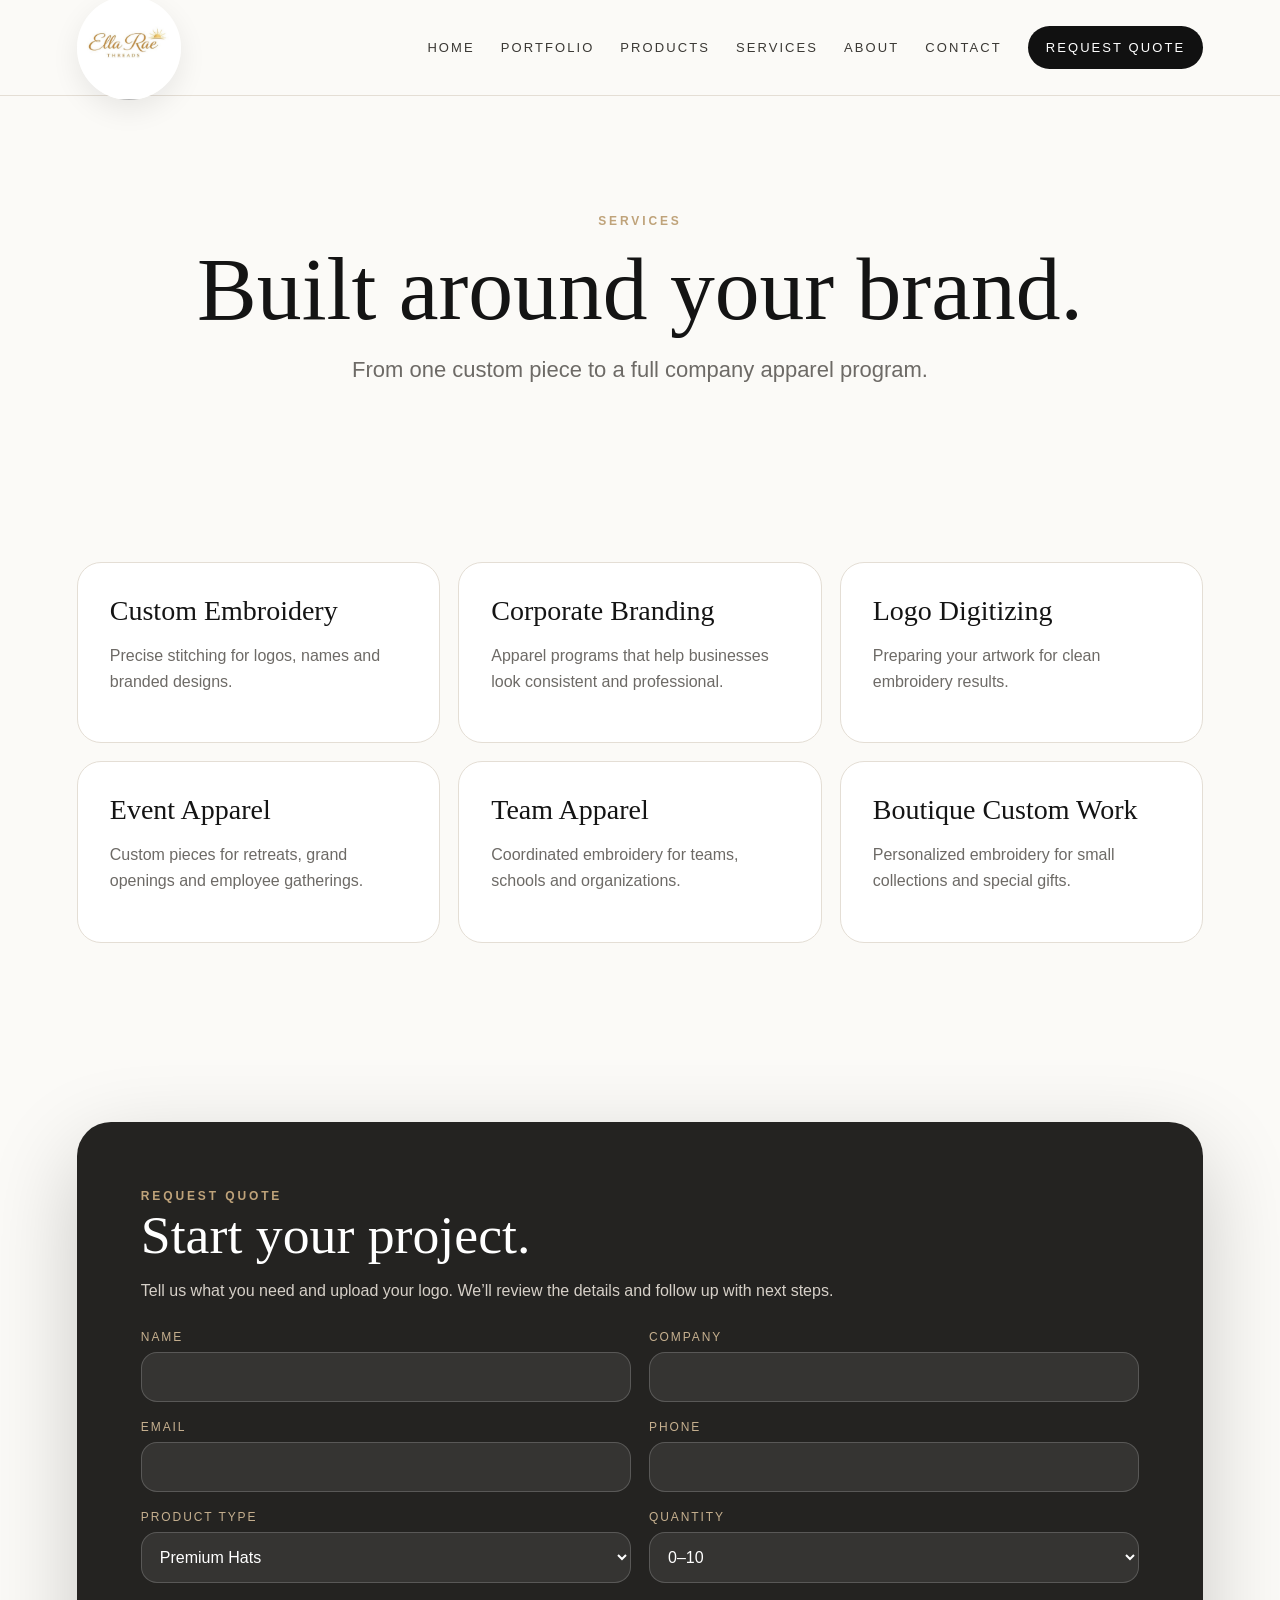
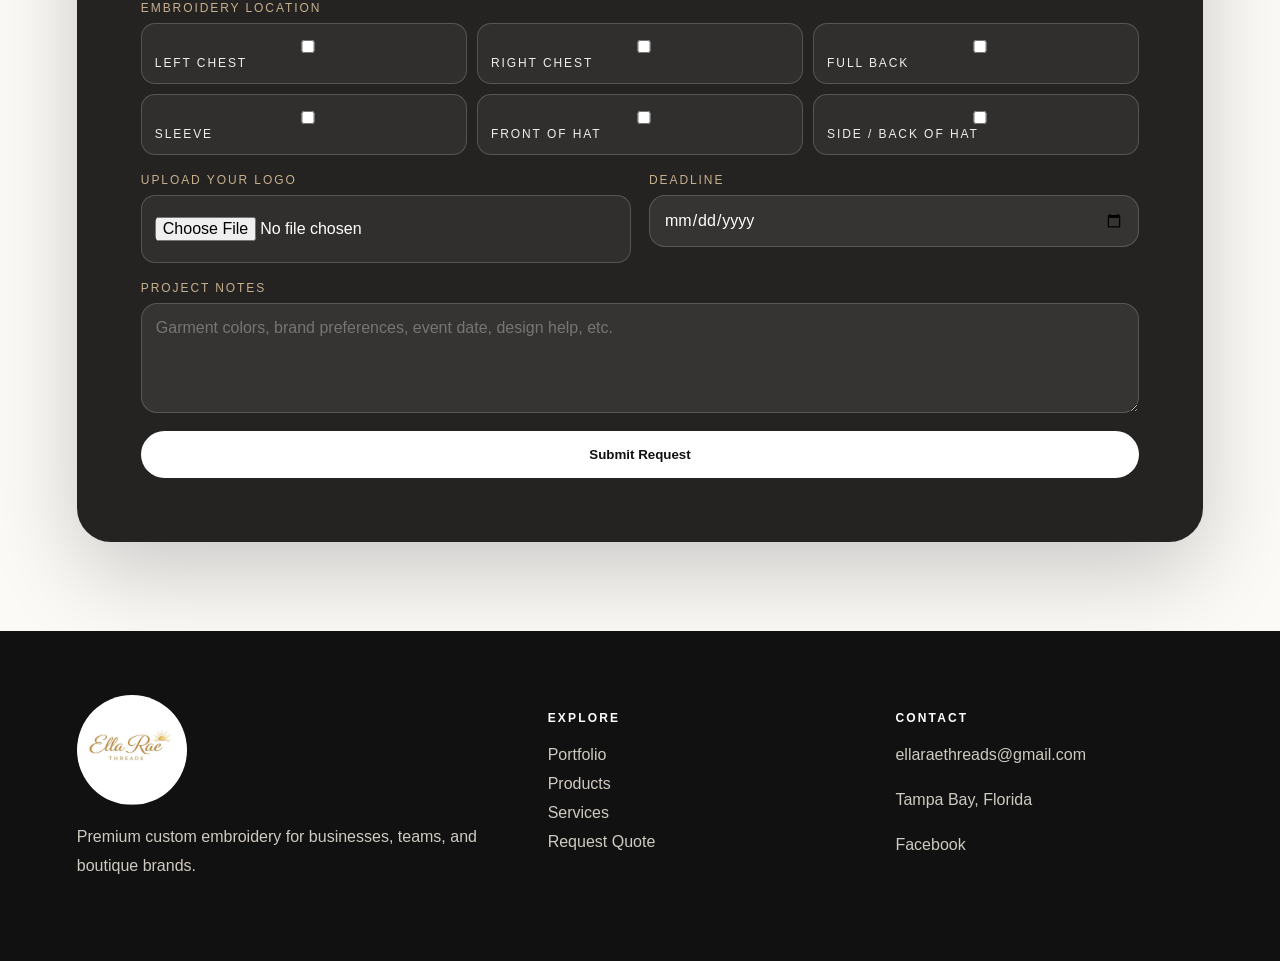
<file: services.html>
<!doctype html><html lang="en"><head><meta charset="utf-8"><meta name="viewport" content="width=device-width, initial-scale=1"><title>Services | Ella Rae Threads</title><meta name="description" content="Premium custom embroidery for businesses, teams and boutique brands in Tampa Bay."><link rel="stylesheet" href="assets/style.css"></head><body><header class="site-header"><a class="brand" href="index.html" aria-label="Ella Rae Threads home"><img src="assets/logo.jpg" alt="Ella Rae Threads logo"></a><button class="menu-toggle" aria-label="Open menu">☰</button><nav class="nav"><a href="index.html">Home</a><a href="portfolio.html">Portfolio</a><a href="products.html">Products</a><a href="services.html">Services</a><a href="about.html">About</a><a href="contact.html">Contact</a><a class="quote-link" href="quote.html">Request Quote</a></nav></header><main><section class="page-hero"><span class="eyebrow">Services</span><h1>Built around your brand.</h1><p>From one custom piece to a full company apparel program.</p></section><section class="section"><div class="cards"><div class="card"><h3>Custom Embroidery</h3><p>Precise stitching for logos, names and branded designs.</p></div><div class="card"><h3>Corporate Branding</h3><p>Apparel programs that help businesses look consistent and professional.</p></div><div class="card"><h3>Logo Digitizing</h3><p>Preparing your artwork for clean embroidery results.</p></div><div class="card"><h3>Event Apparel</h3><p>Custom pieces for retreats, grand openings and employee gatherings.</p></div><div class="card"><h3>Team Apparel</h3><p>Coordinated embroidery for teams, schools and organizations.</p></div><div class="card"><h3>Boutique Custom Work</h3><p>Personalized embroidery for small collections and special gifts.</p></div></div></section><section class="section"><div class="quote-panel"><span class="eyebrow">Request Quote</span><h2>Start your project.</h2><p>Tell us what you need and upload your logo. We’ll review the details and follow up with next steps.</p><form class="form-grid" action="mailto:ellaraethreads@gmail.com" method="post" enctype="text/plain"><div class="field"><label>Name</label><input name="name" required></div><div class="field"><label>Company</label><input name="company"></div><div class="field"><label>Email</label><input type="email" name="email" required></div><div class="field"><label>Phone</label><input name="phone"></div><div class="field"><label>Product Type</label><select name="product"><option>Premium Hats</option><option>Polos / Shirts</option><option>Jackets / Quarter Zips</option><option>Uniform Program</option><option>Team Apparel</option><option>Boutique / Gifts</option></select></div><div class="field"><label>Quantity</label><select name="quantity"><option>0–10</option><option>11–25</option><option>26–50</option><option>51–100</option><option>101–250</option><option>250+</option></select></div><div class="field full"><label>Embroidery Location</label><div class="check-grid"><label><input type="checkbox" name="location" value="Left Chest"> Left Chest</label><label><input type="checkbox" name="location" value="Right Chest"> Right Chest</label><label><input type="checkbox" name="location" value="Full Back"> Full Back</label><label><input type="checkbox" name="location" value="Sleeve"> Sleeve</label><label><input type="checkbox" name="location" value="Front of Hat"> Front of Hat</label><label><input type="checkbox" name="location" value="Side/Back of Hat"> Side / Back of Hat</label></div></div><div class="field"><label>Upload Your Logo</label><div class="upload"><input type="file" name="logo" accept="image/*,.pdf,.ai,.eps,.svg"></div></div><div class="field"><label>Deadline</label><input type="date" name="deadline"></div><div class="field full"><label>Project Notes</label><textarea name="notes" placeholder="Garment colors, brand preferences, event date, design help, etc."></textarea></div><div class="field full"><button class="submit" type="submit">Submit Request</button></div></form></div></section></main><footer class="footer"><div><img src="assets/logo.jpg" alt="Ella Rae Threads logo" class="footer-logo"><p>Premium custom embroidery for businesses, teams, and boutique brands.</p></div><div><h4>Explore</h4><a href="portfolio.html">Portfolio</a><a href="products.html">Products</a><a href="services.html">Services</a><a href="quote.html">Request Quote</a></div><div><h4>Contact</h4><a href="mailto:ellaraethreads@gmail.com">ellaraethreads@gmail.com</a><p>Tampa Bay, Florida</p><a href="https://www.facebook.com/share/18rKJjrLxv/?mibextid=wwXIfr">Facebook</a></div></footer><script src="assets/site.js"></script></body></html>
</file>
<file: assets/style.css>
:root{--ink:#141414;--muted:#6d6a66;--paper:#fbfaf7;--soft:#f1eee9;--line:#e4ded5;--champagne:#bfa37a;--charcoal:#242321}*{box-sizing:border-box}body{margin:0;font-family:Inter,Arial,sans-serif;background:var(--paper);color:var(--ink)}a{color:inherit;text-decoration:none}img{max-width:100%;display:block}.site-header{position:sticky;top:0;z-index:20;height:96px;background:rgba(251,250,247,.94);backdrop-filter:blur(12px);border-bottom:1px solid var(--line);display:flex;align-items:center;justify-content:space-between;padding:0 6vw}.brand img{width:118px;height:118px;object-fit:cover;border-radius:50%;border:none;box-shadow:0 10px 28px rgba(0,0,0,.08)}.nav{display:flex;align-items:center;gap:26px;font-size:13px;text-transform:uppercase;letter-spacing:.16em}.nav a{color:#3b3935}.nav a:hover{color:var(--champagne)}.quote-link{background:var(--ink);color:#fff!important;padding:14px 18px;border-radius:999px}.menu-toggle{display:none;background:none;border:0;font-size:28px}.hero{min-height:82vh;display:grid;grid-template-columns:1.05fr .95fr;align-items:center;gap:5vw;padding:8vw 6vw 6vw}.eyebrow{font-size:12px;letter-spacing:.24em;text-transform:uppercase;color:var(--champagne);font-weight:700}.hero h1,.page-hero h1{font-family:Georgia,'Times New Roman',serif;font-size:clamp(46px,7vw,92px);line-height:.93;margin:18px 0;color:var(--ink);font-weight:400}.hero p,.page-hero p{font-size:clamp(17px,2vw,22px);line-height:1.55;color:var(--muted);max-width:650px}.hero-img{border-radius:32px;overflow:hidden;box-shadow:0 30px 80px rgba(0,0,0,.16);aspect-ratio:4/5}.hero-img img{width:100%;height:100%;object-fit:cover}.actions{display:flex;gap:14px;margin-top:34px;flex-wrap:wrap}.btn{display:inline-flex;align-items:center;justify-content:center;border-radius:999px;padding:15px 23px;font-weight:700;letter-spacing:.04em}.btn-dark{background:var(--ink);color:#fff}.btn-light{border:1px solid var(--line);background:#fff}.section{padding:7vw 6vw}.section.alt{background:#fff}.section-head{display:flex;justify-content:space-between;align-items:end;gap:30px;margin-bottom:36px}.section h2{font-family:Georgia,'Times New Roman',serif;font-size:clamp(34px,4.2vw,58px);font-weight:400;margin:0}.section-head p{max-width:520px;color:var(--muted);line-height:1.6}.collections{display:grid;grid-template-columns:repeat(4,1fr);gap:18px}.collection-card{position:relative;min-height:420px;border-radius:26px;overflow:hidden;background:#ddd;box-shadow:0 18px 50px rgba(0,0,0,.08)}.collection-card img{width:100%;height:100%;object-fit:cover;position:absolute;inset:0}.collection-card:after{content:"";position:absolute;inset:0;background:linear-gradient(to top,rgba(0,0,0,.62),rgba(0,0,0,.05))}.collection-card div{position:absolute;z-index:2;left:24px;right:24px;bottom:24px;color:#fff}.collection-card h3{font-family:Georgia,'Times New Roman',serif;font-size:28px;margin:0 0 8px;font-weight:400}.collection-card p{margin:0;color:rgba(255,255,255,.8);line-height:1.45}.portfolio-grid{display:grid;grid-template-columns:repeat(12,1fr);gap:18px}.work{grid-column:span 3;background:#fff;border-radius:24px;overflow:hidden;border:1px solid var(--line)}.work.large{grid-column:span 6;grid-row:span 2}.work img{width:100%;height:310px;object-fit:cover;transition:.45s}.work.large img{height:640px}.work:hover img{transform:scale(1.04)}.work-caption{padding:18px}.work-caption strong{display:block;font-family:Georgia,'Times New Roman',serif;font-size:22px;font-weight:400}.work-caption span{display:block;margin-top:6px;color:var(--muted);font-size:14px}.split{display:grid;grid-template-columns:1fr 1fr;gap:5vw;align-items:center}.split-img{border-radius:30px;overflow:hidden;box-shadow:0 20px 70px rgba(0,0,0,.12)}.minimal-list{display:grid;gap:26px;margin-top:36px}.minimal-list div{border-top:1px solid var(--line);padding-top:22px}.minimal-list h3{font-family:Georgia,'Times New Roman',serif;font-size:30px;font-weight:400;margin:0 0 6px}.minimal-list p{color:var(--muted);line-height:1.55;margin:0}.brand-strip{display:flex;gap:30px;flex-wrap:wrap;justify-content:center;border-top:1px solid var(--line);border-bottom:1px solid var(--line);padding:30px 0;color:#777;text-transform:uppercase;letter-spacing:.14em;font-size:12px}.quote-panel{background:var(--charcoal);color:#fff;border-radius:34px;padding:5vw;box-shadow:0 30px 90px rgba(0,0,0,.2)}.quote-panel h2{color:#fff}.quote-panel p{color:#d6d0c8}.form-grid{display:grid;grid-template-columns:1fr 1fr;gap:18px;margin-top:30px}.field{display:flex;flex-direction:column;gap:8px}.field.full{grid-column:1/-1}.field label{font-size:12px;text-transform:uppercase;letter-spacing:.16em;color:#c6b08f}input,select,textarea{width:100%;border:1px solid rgba(255,255,255,.18);background:rgba(255,255,255,.08);color:#fff;border-radius:16px;padding:15px 14px;font:inherit}select option{color:#111}textarea{min-height:110px}.check-grid{display:grid;grid-template-columns:repeat(3,1fr);gap:10px}.check-grid label,.upload{border:1px solid rgba(255,255,255,.18);border-radius:14px;padding:13px;background:rgba(255,255,255,.06);color:#eee}.upload input{border:0;background:transparent;padding:8px 0;color:#fff}.submit{border:0;background:#fff;color:#111;border-radius:999px;padding:16px 26px;font-weight:800;cursor:pointer}.page-hero{padding:9vw 6vw 5vw;text-align:center}.page-hero p{margin-left:auto;margin-right:auto}.cards{display:grid;grid-template-columns:repeat(3,1fr);gap:18px}.card{background:#fff;border:1px solid var(--line);border-radius:24px;padding:32px}.card h3{font-family:Georgia,'Times New Roman',serif;font-size:28px;font-weight:400;margin:0 0 10px}.card p{color:var(--muted);line-height:1.6}.footer{background:#111;color:#fff;display:grid;grid-template-columns:1.4fr 1fr 1fr;gap:40px;padding:5vw 6vw}.footer-logo{width:110px;height:110px;border-radius:50%;object-fit:cover;background:white;margin-bottom:18px}.footer p,.footer a{display:block;color:#cfcac2;line-height:1.8}.footer h4{color:#fff;text-transform:uppercase;letter-spacing:.18em;font-size:12px}.lightbox{position:fixed;inset:0;background:rgba(0,0,0,.9);z-index:99;display:none;align-items:center;justify-content:center;padding:30px}.lightbox.open{display:flex}.lightbox img{max-height:88vh;max-width:92vw;border-radius:12px}.close-lightbox{position:absolute;top:22px;right:28px;background:#fff;border:0;border-radius:50%;width:44px;height:44px;font-size:26px}@media(max-width:900px){.site-header{height:auto;min-height:86px;padding:8px 5vw}.brand img{width:92px;height:92px}.menu-toggle{display:block}.nav{display:none;position:absolute;top:100%;left:0;right:0;background:#fff;border-bottom:1px solid var(--line);padding:22px 6vw;flex-direction:column;align-items:flex-start}.nav.open{display:flex}.hero,.split{grid-template-columns:1fr}.hero{padding-top:12vw}.collections,.cards{grid-template-columns:1fr}.portfolio-grid{display:block}.work,.work.large{margin-bottom:18px}.work img,.work.large img{height:auto}.form-grid{grid-template-columns:1fr}.check-grid{grid-template-columns:1fr}.section-head{display:block}.footer{grid-template-columns:1fr}}
/* v9 homepage refinement: process-focused luxury home, no product photos */
.studio-hero{min-height:82vh;display:grid;grid-template-columns:.9fr 1.1fr;gap:5vw;align-items:center;padding:6vw;background:linear-gradient(135deg,#fbfaf7 0%,#f4f1eb 46%,#111 46%,#171615 100%)}
.studio-copy{max-width:650px}.studio-copy h1{font-family:Georgia,'Times New Roman',serif;font-size:clamp(54px,7vw,104px);line-height:.92;margin:18px 0 22px;font-weight:400}.studio-copy p{font-size:clamp(17px,1.7vw,22px);line-height:1.65;color:var(--muted)}
.machine-card{position:relative;min-height:560px;border-radius:34px;overflow:hidden;background:radial-gradient(circle at 25% 20%,rgba(255,255,255,.16),transparent 27%),linear-gradient(145deg,#26231e,#080808 58%,#211d17);box-shadow:0 35px 100px rgba(0,0,0,.35);border:1px solid rgba(255,255,255,.12)}
.machine-card:before{content:"";position:absolute;inset:0;background:linear-gradient(90deg,rgba(191,163,122,.12),transparent 42%),radial-gradient(circle at 72% 42%,rgba(191,163,122,.24),transparent 23%)}
.machine-top{position:absolute;top:70px;left:8%;right:8%;height:110px;border-radius:14px;background:linear-gradient(#d8d0c5,#746c62);box-shadow:inset 0 -14px 24px rgba(0,0,0,.4)}
.machine-top span{position:absolute;top:32px;width:36px;height:36px;border-radius:50%;background:#1a1917;border:4px solid #bfb5a7}.machine-top span:nth-child(1){left:9%}.machine-top span:nth-child(2){left:25%}.machine-top span:nth-child(3){left:41%}.machine-top span:nth-child(4){left:57%}.machine-top span:nth-child(5){left:73%}.machine-top span:nth-child(6){left:89%}
.needle-row{position:absolute;top:176px;left:13%;right:13%;display:flex;justify-content:space-between}.needle-row i{display:block;width:2px;height:178px;background:linear-gradient(#f8f8f8,#7c776f);box-shadow:0 0 12px rgba(255,255,255,.35)}
.thread-lines{position:absolute;left:14%;right:14%;top:206px;bottom:160px}.thread-lines b{position:absolute;width:1px;height:260px;background:rgba(191,163,122,.85);transform-origin:top}.thread-lines b:nth-child(1){left:18%;transform:rotate(-12deg)}.thread-lines b:nth-child(2){left:38%;transform:rotate(7deg)}.thread-lines b:nth-child(3){left:62%;transform:rotate(-6deg)}.thread-lines b:nth-child(4){left:79%;transform:rotate(10deg)}
.stitched-mark{position:absolute;left:10%;right:10%;bottom:62px;height:150px;border-radius:50% 50% 8px 8px/38% 38% 8px 8px;background:linear-gradient(160deg,#161616,#050505);display:flex;flex-direction:column;align-items:center;justify-content:center;border-top:1px solid rgba(255,255,255,.12);box-shadow:0 -16px 40px rgba(0,0,0,.5)}
.stitched-mark em{font-family:Georgia,'Times New Roman',serif;font-size:64px;color:#fff;font-style:italic;text-shadow:0 2px 0 rgba(191,163,122,.8),0 0 20px rgba(255,255,255,.12)}.stitched-mark small{letter-spacing:.38em;color:#d9c59f;margin-top:5px}
.center-head{text-align:center;max-width:820px;margin:0 auto 50px}.center-head p{color:var(--muted);line-height:1.65;font-size:18px}.what-we-do{background:#fff}.service-row{display:grid;grid-template-columns:repeat(4,1fr);gap:0;border-top:1px solid var(--line);border-bottom:1px solid var(--line)}.service-row article{padding:42px 30px;text-align:center;border-right:1px solid var(--line)}.service-row article:last-child{border-right:0}.service-row h3{font-family:Georgia,'Times New Roman',serif;font-size:28px;font-weight:400;margin:18px 0 10px}.service-row p{color:var(--muted);line-height:1.6}.line-icon{width:56px;height:56px;margin:0 auto;position:relative;color:var(--champagne)}.line-icon:before,.line-icon:after{content:"";position:absolute;border:2px solid var(--champagne)}.building:before{inset:10px 18px 0 18px}.building:after{left:8px;right:8px;bottom:0;height:26px}.cap:before{left:5px;right:5px;bottom:15px;height:22px;border-radius:40px 40px 10px 10px}.cap:after{left:30px;right:0;bottom:10px;height:8px;border-left:0}.team:before{left:8px;top:12px;width:14px;height:14px;border-radius:50%;box-shadow:24px 0 0 -2px var(--paper),24px 0 0 0 var(--champagne)}.team:after{left:4px;right:4px;bottom:8px;height:25px;border-radius:28px 28px 6px 6px}.gift:before{left:8px;right:8px;bottom:5px;height:32px}.gift:after{top:10px;left:18px;width:20px;height:15px;border-radius:20px 20px 0 0}
.dark-process{display:grid;grid-template-columns:1fr 1fr;align-items:center;gap:5vw;background:#111;color:white;padding:7vw 6vw}.dark-process h2{font-family:Georgia,'Times New Roman',serif;font-size:clamp(38px,5vw,68px);line-height:1.03;font-weight:400;margin:18px 0}.dark-process p{color:#d7d1c8;line-height:1.8;font-size:18px;max-width:580px}.dark-process .btn-light{background:transparent;color:white;border-color:#555}.stitch-abstract{height:420px;border-radius:30px;background:radial-gradient(circle at 30% 40%,rgba(191,163,122,.25),transparent 26%),linear-gradient(145deg,#020202,#202020);position:relative;overflow:hidden;border:1px solid #333}.stitch-abstract span{position:absolute;width:200%;height:2px;background:linear-gradient(90deg,transparent,#fff,transparent);opacity:.18;left:-50%;transform:rotate(-18deg)}.stitch-abstract span:nth-child(1){top:20%}.stitch-abstract span:nth-child(2){top:36%}.stitch-abstract span:nth-child(3){top:52%}.stitch-abstract span:nth-child(4){top:68%}.stitch-abstract strong{position:absolute;inset:0;display:flex;align-items:center;justify-content:center;font-family:Georgia,serif;font-size:150px;color:transparent;-webkit-text-stroke:2px #d8d0c5;text-shadow:0 0 32px rgba(191,163,122,.25)}
.process-steps{display:grid;grid-template-columns:repeat(3,1fr);gap:18px;max-width:1100px;margin:0 auto}.process-steps article{background:#fff;border:1px solid var(--line);border-radius:28px;padding:42px;text-align:center}.process-steps span{font-family:Georgia,serif;font-size:54px;color:var(--champagne)}.process-steps h3{font-family:Georgia,serif;font-size:28px;font-weight:400}.process-steps p{color:var(--muted);line-height:1.6}.compact-quote{text-align:center;max-width:1040px;margin:0 auto}.inline-submit{display:inline-flex;margin-top:16px;text-decoration:none}
@media(max-width:900px){.studio-hero{grid-template-columns:1fr;background:var(--paper);padding:12vw 6vw}.machine-card{min-height:420px}.studio-copy h1{font-size:54px}.service-row,.dark-process,.process-steps{grid-template-columns:1fr}.service-row article{border-right:0;border-bottom:1px solid var(--line)}.dark-process{padding:14vw 6vw}.stitch-abstract{height:280px}.stitched-mark em{font-size:42px}}

/* v10: real embroidery machine hero image */
.machine-hero{position:relative;min-height:86vh;display:flex;align-items:center;padding:8vw 6vw;overflow:hidden;background:#0d0d0c;color:#fff}
.machine-hero-bg{position:absolute;inset:0;background-image:url('hero-machine.webp');background-size:cover;background-position:center right;transform:scale(1.01);filter:saturate(.92) contrast(1.05)}
.machine-hero-overlay{position:absolute;inset:0;background:linear-gradient(90deg,rgba(0,0,0,.80) 0%,rgba(0,0,0,.62) 33%,rgba(0,0,0,.16) 68%,rgba(0,0,0,.05) 100%)}
.machine-hero-copy{position:relative;z-index:1;max-width:680px;padding-top:20px}
.machine-hero-copy h1{font-family:Georgia,'Times New Roman',serif;font-size:clamp(52px,7.4vw,112px);line-height:.92;font-weight:400;margin:20px 0 24px;color:#fff;text-wrap:balance}
.machine-hero-copy p{font-size:clamp(17px,1.7vw,22px);line-height:1.7;color:rgba(255,255,255,.84);max-width:620px;margin:0}
.btn-gold{background:var(--champagne);color:#111;border:1px solid var(--champagne)}
.btn-ghost{background:rgba(255,255,255,.04);color:#fff;border:1px solid rgba(255,255,255,.42)}
.btn-ghost:hover{background:rgba(255,255,255,.12)}
@media(max-width:900px){.machine-hero{min-height:78vh;padding:18vw 6vw 14vw}.machine-hero-bg{background-position:63% center}.machine-hero-overlay{background:linear-gradient(90deg,rgba(0,0,0,.84),rgba(0,0,0,.55))}.machine-hero-copy h1{font-size:52px}.machine-hero-copy p{font-size:17px}.machine-hero .actions{gap:10px}.machine-hero .btn{width:100%;max-width:280px}}

/* v12: minimal homepage hero with no headline or paragraph */
.hero-minimal{min-height:94vh;align-items:flex-end;justify-content:center;padding:0 6vw 7vw}
.hero-minimal .machine-hero-overlay{background:linear-gradient(180deg,rgba(0,0,0,.06) 0%,rgba(0,0,0,.18) 52%,rgba(0,0,0,.72) 100%)}
.hero-actions-only{max-width:none;width:100%;display:flex;justify-content:center;padding-top:0}
.hero-actions-only .actions{justify-content:center;gap:18px}
.hero-actions-only .btn{min-width:190px;text-align:center}
@media(max-width:900px){.hero-minimal{min-height:82vh;padding:0 6vw 9vw}.hero-actions-only .actions{width:100%;display:flex;flex-direction:column;align-items:center}.hero-actions-only .btn{width:100%;max-width:310px}}

/* v13.5: Behind the Stitch video section */
.behind-stitch{background:#111;color:#fff;padding:7vw 6vw;display:grid;grid-template-columns:.8fr 1.2fr;gap:5vw;align-items:center}
.behind-copy h2{font-family:Georgia,'Times New Roman',serif;font-size:clamp(38px,5vw,72px);font-weight:400;line-height:1;margin:18px 0;color:#fff}
.behind-copy p{color:#d7d1c8;line-height:1.7;font-size:18px;max-width:480px}
.behind-video-wrap{border-radius:30px;overflow:hidden;box-shadow:0 35px 90px rgba(0,0,0,.45);border:1px solid rgba(255,255,255,.12);background:#000}
.behind-video{width:100%;height:620px;object-fit:cover;display:block}
@media(max-width:900px){.behind-stitch{grid-template-columns:1fr;padding:14vw 6vw;gap:32px}.behind-video{height:520px}.behind-copy{text-align:center}.behind-copy p{margin-left:auto;margin-right:auto}}

/* v13.7 header wordmark + Facebook popup */
.brand{display:flex;align-items:center;gap:16px;min-width:250px}
.brand-wordmark{font-family:Georgia,'Times New Roman',serif;font-size:28px;font-style:italic;letter-spacing:.04em;color:var(--ink);white-space:nowrap;line-height:1}
.fb-pop{position:fixed;right:24px;bottom:24px;z-index:80;width:min(360px,calc(100vw - 32px));background:rgba(251,250,247,.98);border:1px solid var(--line);border-radius:24px;box-shadow:0 24px 70px rgba(0,0,0,.18);padding:22px;transform:translateY(18px);opacity:0;pointer-events:none;transition:.35s ease}
.fb-pop.show{transform:translateY(0);opacity:1;pointer-events:auto}
.fb-close{position:absolute;top:10px;right:12px;width:34px;height:34px;border-radius:50%;border:1px solid var(--line);background:#fff;color:#111;font-size:24px;line-height:1;cursor:pointer}
.fb-kicker{display:block;font-size:11px;text-transform:uppercase;letter-spacing:.22em;color:var(--champagne);font-weight:800;margin-bottom:10px}.fb-pop strong{display:block;font-family:Georgia,'Times New Roman',serif;font-size:24px;font-weight:400;line-height:1.15;margin-right:28px}.fb-pop p{color:var(--muted);line-height:1.55;margin:10px 0 18px}.fb-btn{display:inline-flex;align-items:center;justify-content:center;border-radius:999px;background:var(--ink);color:#fff;padding:13px 18px;font-weight:800;font-size:14px}
@media(max-width:900px){.brand{min-width:auto;gap:10px}.brand-wordmark{font-size:20px;max-width:150px;white-space:normal;line-height:1.05}.fb-pop{right:16px;bottom:16px}.site-header{gap:12px}.nav{z-index:81}}
@media(max-width:430px){.brand-wordmark{font-size:18px;max-width:118px}.brand img{width:82px;height:82px}}

/* v13.8: matched logo-style header wordmark + Facebook page preview popup */
@import url('https://fonts.googleapis.com/css2?family=Great+Vibes&family=Cinzel:wght@500;600&display=swap');
.brand-wordmark{display:flex;flex-direction:column;justify-content:center;gap:0;line-height:1;color:var(--champagne);white-space:nowrap}
.brand-script{font-family:'Great Vibes','Brush Script MT',cursive;font-size:38px;font-weight:400;letter-spacing:.01em;color:var(--champagne);line-height:.9;text-shadow:0 1px 0 rgba(255,255,255,.35)}
.brand-block{font-family:'Cinzel',Georgia,serif;font-size:13px;font-weight:600;letter-spacing:.38em;color:var(--champagne);line-height:1.05;margin-left:4px;margin-top:4px}
.fb-pop{padding:0;overflow:hidden;background:#fff;border-radius:24px;border:1px solid rgba(20,20,20,.08);box-shadow:0 30px 80px rgba(0,0,0,.22)}
.fb-close{z-index:2;background:rgba(255,255,255,.94);box-shadow:0 8px 24px rgba(0,0,0,.12)}
.fb-card{background:#fff}.fb-cover{height:112px;background:linear-gradient(135deg,#111,#3b3327 52%,#bfa37a);position:relative}.fb-cover:after{content:"";position:absolute;inset:0;background:radial-gradient(circle at 72% 28%,rgba(255,255,255,.2),transparent 34%)}.fb-page-logo{position:absolute;left:22px;bottom:-38px;width:82px;height:82px;border-radius:50%;object-fit:cover;border:4px solid #fff;box-shadow:0 12px 28px rgba(0,0,0,.18)}.fb-card-body{padding:50px 22px 22px}.fb-card-body strong{display:block;font-family:'Great Vibes','Brush Script MT',cursive;font-size:38px;font-weight:400;color:#151515;line-height:1;margin:0}.fb-card-body p{color:var(--muted);line-height:1.5;margin:10px 0 12px}.fb-meta{font-size:12px;letter-spacing:.08em;text-transform:uppercase;color:#8a8277;margin-bottom:18px}.fb-card-body .fb-btn{width:100%;background:#1877f2;color:#fff;border-radius:14px;padding:14px 18px;font-weight:800;text-align:center}.fb-card-body .fb-kicker{margin-bottom:8px;color:var(--champagne)}
@media(max-width:900px){.brand-script{font-size:28px}.brand-block{font-size:10px;letter-spacing:.28em}.brand-wordmark{max-width:none}.fb-card-body strong{font-size:34px}}
@media(max-width:430px){.brand-script{font-size:24px}.brand-block{font-size:9px;letter-spacing:.22em}.brand{gap:8px}.brand img{width:78px;height:78px}}

/* v14 production polish: black hamburger + smoother mobile menu */
.menu-toggle{
  color:#111111;
  cursor:pointer;
  line-height:1;
  transition:color .25s ease, transform .25s ease;
}
.menu-toggle:hover{color:var(--champagne);transform:translateY(-1px)}
@media(max-width:900px){
  .menu-toggle{font-size:32px;padding:10px;margin-right:-6px}
  .nav{
    display:flex;
    opacity:0;
    transform:translateY(-10px);
    pointer-events:none;
    transition:opacity .25s ease, transform .25s ease;
  }
  .nav.open{
    opacity:1;
    transform:translateY(0);
    pointer-events:auto;
  }
  .nav a{padding:6px 0;color:#111111}
  .nav a:hover{color:var(--champagne)}
}


/* v14.1: Facebook popup video preview */
.fb-video-cover{height:190px;background:#111;overflow:hidden;position:relative}
.fb-preview-video{width:100%;height:100%;object-fit:cover;display:block;filter:saturate(.95) contrast(1.05)}
.fb-video-shade{position:absolute;inset:0;background:linear-gradient(180deg,rgba(0,0,0,.08),rgba(0,0,0,.48))}
.fb-video-cover:after{content:"";position:absolute;inset:0;border-bottom:1px solid rgba(255,255,255,.12);background:none}
.fb-card-body{padding:24px 22px 22px}
.fb-card-body .fb-btn{background:#111;color:#fff}
.fb-card-body .fb-btn:hover{background:var(--champagne);color:#111}
@media(max-width:430px){.fb-video-cover{height:170px}.fb-card-body{padding:22px 18px 18px}}


/* v14.2 - Taller Facebook popup video layout */
.fb-pop{width:min(460px,calc(100vw - 28px));right:24px;bottom:24px;border-radius:26px;}
.fb-card{max-height:calc(100vh - 48px);overflow:auto;}
.fb-video-cover{height:min(58vh,520px);background:#0b0b0b;display:flex;align-items:center;justify-content:center;padding:12px;}
.fb-preview-video{width:100%;height:100%;object-fit:contain;border-radius:18px;background:#000;}
.fb-video-shade{display:none;}
.fb-card-body{padding:24px 26px 26px;text-align:center;}
.fb-card-body strong{font-size:36px;}
.fb-card-body p{font-size:15px;}
.fb-close{top:12px;right:12px;}
@media(max-width:600px){
  .fb-pop{left:14px;right:14px;bottom:14px;width:auto;border-radius:24px;}
  .fb-card{max-height:calc(100vh - 28px);}
  .fb-video-cover{height:54vh;padding:10px;}
  .fb-preview-video{border-radius:16px;}
  .fb-card-body{padding:20px 18px 20px;}
  .fb-card-body strong{font-size:31px;}
}


/* v15.1 minimalist launch polish */
.site-header .brand{min-width:auto;gap:0}.site-header .brand-wordmark{display:none!important}.site-header .brand img{width:104px;height:104px}.nav .quote-link{background:#111;color:#fff!important}.nav .quote-link:hover{background:var(--champagne);color:#111!important}
@media(max-width:900px){.site-header .brand img{width:82px;height:82px}.site-header{min-height:78px}.menu-toggle{color:#111!important}.nav{align-items:stretch}.nav a{font-size:13px;letter-spacing:.16em}.nav .quote-link{text-align:center;margin-top:8px}}

/* Contact page v15.1 */
.contact-hero{padding-bottom:3vw}.contact-hero p{max-width:760px}.service-note{margin:30px auto 0;display:flex;flex-direction:column;gap:8px;max-width:520px;border:1px solid var(--line);background:#fff;border-radius:22px;padding:22px}.service-note strong{font-family:Georgia,'Times New Roman',serif;font-size:24px;font-weight:400}.service-note span{color:var(--muted);line-height:1.55}.contact-grid{display:grid;grid-template-columns:.8fr 1.2fr;gap:28px;align-items:stretch}.contact-card,.community-card{background:#fff;border:1px solid var(--line);border-radius:30px;overflow:hidden;box-shadow:0 18px 60px rgba(0,0,0,.06)}.contact-card{padding:44px}.contact-card h2,.community-copy h2{font-family:Georgia,'Times New Roman',serif;font-size:clamp(32px,4vw,48px);font-weight:400;line-height:1;margin:12px 0}.contact-card p,.community-copy p{color:var(--muted);line-height:1.65}.community-card{display:grid;grid-template-columns:.9fr 1fr}.community-video{background:#111;min-height:430px}.community-video video{width:100%;height:100%;object-fit:cover;display:block}.community-copy{padding:44px;display:flex;flex-direction:column;justify-content:center}.facebook-cta{display:inline-flex;align-items:center;justify-content:center;width:max-content;margin-top:18px;border-radius:999px;background:#111;color:#fff;padding:16px 24px;font-weight:900;letter-spacing:.03em;box-shadow:0 12px 34px rgba(0,0,0,.18)}.facebook-cta:hover{background:var(--champagne);color:#111}
@media(max-width:900px){.contact-grid,.community-card{grid-template-columns:1fr}.contact-card,.community-copy{padding:30px}.community-video{min-height:520px}.facebook-cta{width:100%}}

/* Facebook popup stronger button */
.fb-btn-pop{background:#111!important;color:#fff!important;border-radius:999px!important;padding:16px 20px!important;font-weight:900!important;letter-spacing:.02em!important;box-shadow:0 14px 34px rgba(0,0,0,.22)!important}.fb-btn-pop:hover{background:var(--champagne)!important;color:#111!important}.fb-later{display:block;margin:14px auto 0;background:transparent;border:0;color:#7a746c;text-decoration:underline;cursor:pointer;font:inherit}.fb-later:hover{color:#111}

/* Start Your Project v15.1 */
.project-hero{padding-bottom:3vw}.project-wrap{display:grid;grid-template-columns:290px minmax(0,1fr);gap:34px;padding:0 6vw 7vw}.project-progress{position:sticky;top:110px;align-self:start;background:#fff;border:1px solid var(--line);border-radius:26px;padding:22px;box-shadow:0 18px 55px rgba(0,0,0,.06);z-index:10}.progress-mobile{display:none}.progress-track{display:grid;gap:10px}.progress-step{display:grid;grid-template-columns:44px 1fr;align-items:center;gap:12px;padding:12px;border-radius:16px;color:#6b655d;border:1px solid transparent}.progress-step span{width:40px;height:40px;border-radius:50%;display:flex;align-items:center;justify-content:center;background:#f4f1eb;color:#111;font-weight:900}.progress-step em{font-style:normal;font-size:13px;text-transform:uppercase;letter-spacing:.12em}.progress-step.active{background:#111;color:#fff;border-color:#111}.progress-step.active span{background:var(--champagne);color:#111}.project-form{display:grid;gap:28px}.project-step{scroll-margin-top:132px;background:#fff;border:1px solid var(--line);border-radius:34px;padding:clamp(28px,4vw,54px);box-shadow:0 18px 60px rgba(0,0,0,.05)}.project-step h2{font-family:Georgia,'Times New Roman',serif;font-size:clamp(34px,4vw,56px);font-weight:400;line-height:1;margin:14px 0 10px}.project-step p{color:var(--muted);line-height:1.6;max-width:720px}.project-options{display:grid;grid-template-columns:repeat(3,1fr);gap:14px;margin-top:26px}.project-options label,.pill-options label{cursor:pointer}.project-options input,.pill-options input{position:absolute;opacity:0;pointer-events:none}.project-options label{display:flex;flex-direction:column;gap:9px;border:1px solid var(--line);border-radius:22px;background:#fff;padding:24px;min-height:150px;transition:.2s ease}.project-options span{font-family:Georgia,'Times New Roman',serif;font-size:28px}.project-options small{color:var(--muted);line-height:1.45}.project-options label:has(input:checked),.pill-options label:has(input:checked){border-color:var(--champagne);box-shadow:0 0 0 2px rgba(191,163,122,.24);background:#fffaf1}.drop-zone{display:flex;flex-direction:column;align-items:center;justify-content:center;text-align:center;gap:8px;margin-top:26px;min-height:240px;border:1.5px dashed #bfb5a7;border-radius:26px;background:#fbfaf7;color:#111;cursor:pointer}.drop-zone input{display:none}.drop-zone strong{font-family:Georgia,'Times New Roman',serif;font-size:32px;font-weight:400}.drop-zone span{color:#111}.drop-zone small{color:var(--muted);letter-spacing:.12em;text-transform:uppercase;font-size:11px}.helper-card{margin-top:18px;background:#fbfaf7;border:1px solid var(--line);border-radius:20px;padding:20px}.helper-card p{margin:8px 0 0}.detail-grid,.contact-form-grid{display:grid;grid-template-columns:1fr 1fr;gap:18px;margin-top:26px}.detail-block,.field-light{display:flex;flex-direction:column;gap:10px}.detail-block.full{grid-column:1/-1}.detail-block>label,.field-light label{font-size:12px;text-transform:uppercase;letter-spacing:.16em;color:#4f4a43;font-weight:800}.pill-options{display:flex;flex-wrap:wrap;gap:10px}.pill-options span{display:block;border:1px solid var(--line);border-radius:999px;background:#fff;color:#111;padding:12px 16px;font-weight:800}.locations span{border-radius:16px}.detail-block input,.detail-block textarea,.field-light input{background:#fff!important;color:#111!important;border:1px solid #cfc7bc!important;border-radius:16px;padding:16px 14px}.detail-block textarea{min-height:130px}.project-submit{width:100%;margin-top:26px;border:0;border-radius:999px;background:#111;color:#fff;padding:18px 28px;font-weight:900;font-size:16px;letter-spacing:.04em;cursor:pointer}.project-submit:hover{background:var(--champagne);color:#111}.what-next{background:#fff}.next-steps{display:grid;grid-template-columns:repeat(5,1fr);gap:14px}.next-steps article{border-top:1px solid var(--line);padding-top:20px}.next-steps span{display:block;color:var(--champagne);font-weight:900;margin-bottom:8px}.next-steps strong{font-family:Georgia,'Times New Roman',serif;font-size:24px;font-weight:400;line-height:1.1}
@media(max-width:1000px){.project-wrap{grid-template-columns:1fr;padding:0 5vw 12vw}.project-progress{top:78px;border-radius:0;margin:0 -5vw;padding:14px 5vw;border-left:0;border-right:0;box-shadow:0 10px 28px rgba(0,0,0,.08)}.progress-mobile{display:flex;flex-direction:column;gap:4px}.progress-mobile span{font-size:11px;text-transform:uppercase;letter-spacing:.18em;color:var(--champagne);font-weight:900}.progress-mobile strong{font-family:Georgia,'Times New Roman',serif;font-size:21px;font-weight:400;color:#111}.progress-track{display:none}.project-step{scroll-margin-top:160px;border-radius:26px;padding:28px 20px}.project-options{grid-template-columns:1fr;gap:12px}.project-options label{min-height:0;padding:20px}.project-options span{font-size:25px}.detail-grid,.contact-form-grid{grid-template-columns:1fr}.pill-options{display:grid;grid-template-columns:1fr 1fr}.pill-options span{text-align:center;padding:13px 10px}.locations{grid-template-columns:1fr}.drop-zone{min-height:210px}.drop-zone strong{font-size:28px}.next-steps{grid-template-columns:1fr;max-width:520px;margin:auto}.project-hero h1{text-wrap:balance}}
@media(max-width:460px){.project-wrap{padding-left:4vw;padding-right:4vw}.project-progress{margin-left:-4vw;margin-right:-4vw;padding-left:4vw;padding-right:4vw}.project-step{padding:25px 16px}.pill-options{grid-template-columns:1fr}.project-step h2{font-size:34px}.page-hero.project-hero{padding-left:5vw;padding-right:5vw}}

/* v15.2 — Mobile Start Your Project polish */
@media(max-width:1000px){
  .project-wrap{
    padding:0 5vw 12vw;
    gap:26px;
  }
  .project-progress{
    top:96px;
    width:min(560px, calc(100% - 20px));
    margin:0 auto 6px;
    padding:16px 18px 14px;
    border:1px solid rgba(228,222,213,.95);
    border-radius:22px;
    box-shadow:0 14px 36px rgba(0,0,0,.10);
    background:rgba(255,255,255,.96);
    backdrop-filter:blur(12px);
    text-align:center;
    overflow:hidden;
  }
  .progress-mobile{
    align-items:center;
    justify-content:center;
    text-align:center;
    gap:6px;
  }
  .progress-mobile span{
    color:#8f7248;
    line-height:1.2;
  }
  .progress-mobile strong{
    line-height:1.18;
  }
  .progress-mobile:after{
    content:"";
    display:block;
    width:100%;
    max-width:280px;
    height:3px;
    border-radius:999px;
    margin:9px auto 0;
    background:linear-gradient(90deg,var(--champagne),#eadcc8);
  }
  .project-step{
    width:min(640px,100%);
    margin-left:auto;
    margin-right:auto;
    text-align:center;
    scroll-margin-top:190px;
    padding:32px 22px;
  }
  .project-step p{
    margin-left:auto;
    margin-right:auto;
  }
  .project-options label{
    align-items:center;
    text-align:center;
    justify-content:center;
  }
  .detail-grid,.contact-form-grid{
    max-width:560px;
    margin-left:auto;
    margin-right:auto;
  }
  .detail-block,.field-light{
    text-align:left;
  }
  .detail-block>label,.field-light label{
    color:#24211d;
  }
  .pill-options{
    justify-content:center;
  }
  .pill-options span{
    color:#111;
    background:#fff;
    border-color:#cfc7bc;
  }
  .drop-zone,.helper-card{
    max-width:560px;
    margin-left:auto;
    margin-right:auto;
  }
  .helper-card{
    text-align:center;
  }
  .project-submit{
    max-width:560px;
    display:block;
    margin-left:auto;
    margin-right:auto;
  }
}
@media(max-width:460px){
  .project-wrap{
    padding-left:4vw;
    padding-right:4vw;
  }
  .project-progress{
    top:90px;
    width:min(100%, calc(100vw - 28px));
    padding:15px 14px 13px;
  }
  .project-step{
    padding:30px 18px;
    border-radius:24px;
  }
  .project-step h2{
    font-size:33px;
  }
  .project-step p{
    font-size:15px;
  }
  .pill-options{
    grid-template-columns:1fr;
  }
  .pill-options span{
    padding:14px 12px;
  }
}

/* v16 — Design Director homepage polish */
.hero-v16{min-height:86vh;align-items:flex-end;padding:0 6vw 7vw;}
.hero-v16 .machine-hero-copy{max-width:760px;padding:0;}
.hero-v16 .machine-hero-copy h1{max-width:780px;margin-top:16px;margin-bottom:0;}
.hero-v16 .machine-hero-overlay{background:linear-gradient(90deg,rgba(0,0,0,.80) 0%,rgba(0,0,0,.52) 42%,rgba(0,0,0,.16) 72%,rgba(0,0,0,.08) 100%)}
.hero-v16 .actions{margin-top:30px}.btn-gold{background:var(--champagne);color:#111}.btn-gold:hover{background:#111;color:#fff}.text-link{font-weight:800;letter-spacing:.04em;color:#111;border-bottom:1px solid var(--champagne);padding-bottom:5px}.elegant-head{align-items:center}.featured-v16{background:#fbfaf7}.featured-grid-v16{display:grid;grid-template-columns:repeat(12,1fr);gap:18px}.feature-piece{position:relative;grid-column:span 3;margin:0;border-radius:28px;overflow:hidden;background:#fff;border:1px solid rgba(228,222,213,.9);box-shadow:0 18px 55px rgba(0,0,0,.06);min-height:330px}.feature-piece.large{grid-column:span 6;grid-row:span 2;min-height:680px}.feature-piece.wide{grid-column:span 6}.feature-piece img{width:100%;height:100%;object-fit:cover;position:absolute;inset:0;transition:.55s ease}.feature-piece:after{content:"";position:absolute;inset:0;background:linear-gradient(to top,rgba(0,0,0,.58),transparent 52%);opacity:.88}.feature-piece figcaption{position:absolute;left:22px;right:22px;bottom:20px;z-index:2;color:#fff;font-family:Georgia,'Times New Roman',serif;font-size:25px;font-weight:400}.feature-piece:hover img{transform:scale(1.035)}.behind-v16{padding-top:6vw;padding-bottom:6vw}.behind-v16 .behind-copy h2{font-size:clamp(38px,5vw,70px);max-width:620px}.behind-v16 .behind-copy p{max-width:540px}.why-v16{background:#fff}.why-grid-v16{display:grid;grid-template-columns:repeat(3,1fr);gap:18px;max-width:1120px;margin:0 auto}.why-grid-v16 article{border-top:1px solid var(--line);padding:30px 22px 10px;text-align:center}.why-grid-v16 h3{font-family:Georgia,'Times New Roman',serif;font-size:31px;font-weight:400;margin:0 0 10px}.why-grid-v16 p{color:var(--muted);line-height:1.6;margin:0 auto;max-width:300px}.start-v16 .quote-panel{box-shadow:none;border-radius:32px}.start-v16 h2{max-width:780px;margin-left:auto;margin-right:auto}
@media(max-width:900px){.hero-v16{min-height:78vh;padding:0 6vw 9vw;align-items:flex-end;text-align:center}.hero-v16 .machine-hero-bg{background-position:60% center}.hero-v16 .machine-hero-overlay{background:linear-gradient(180deg,rgba(0,0,0,.08),rgba(0,0,0,.78))}.hero-v16 .machine-hero-copy{margin:0 auto}.hero-v16 .machine-hero-copy h1{font-size:clamp(42px,12vw,58px)}.hero-v16 .actions{justify-content:center}.section{padding:16vw 6vw}.section-head.elegant-head{display:block;text-align:center}.text-link{display:inline-block;margin-top:18px}.featured-grid-v16{grid-template-columns:1fr;gap:16px}.feature-piece,.feature-piece.large,.feature-piece.wide{grid-column:auto;grid-row:auto;min-height:auto;aspect-ratio:4/5}.feature-piece.wide{aspect-ratio:5/4}.feature-piece figcaption{font-size:23px;text-align:left}.behind-v16{padding:16vw 6vw}.why-grid-v16{grid-template-columns:1fr;gap:22px}.why-grid-v16 article{padding:28px 12px 8px}.start-v16 .quote-panel{padding:14vw 6vw}}

/* v16 — lower and center mobile project progress */
@media(max-width:1000px){.project-progress{top:112px!important;width:min(560px,calc(100% - 28px))!important;margin:0 auto 8px!important;text-align:center!important}.project-wrap{justify-items:center}.project-form{width:100%;max-width:760px}.progress-mobile{align-items:center!important}.project-step{text-align:center}.detail-block,.field-light{text-align:left}}
@media(max-width:460px){.project-progress{top:104px!important;width:min(100%,calc(100vw - 32px))!important}.project-step{width:100%}}


/* v16.1 — Homepage Refinement */
.precision-v16{padding:9vw 6vw 7vw;background:var(--paper);text-align:center}
.precision-inner{max-width:860px;margin:0 auto}
.precision-v16 h2{font-family:Georgia,'Times New Roman',serif;font-size:clamp(40px,5.2vw,76px);line-height:.98;font-weight:400;margin:18px 0 20px;color:var(--ink)}
.precision-v16 p{font-size:clamp(17px,1.6vw,21px);line-height:1.7;color:var(--muted);max-width:720px;margin:0 auto}
.behind-v16{padding:0;background:#111;color:#fff;display:block}
.behind-v16 .behind-copy{padding:7vw 6vw 4vw;text-align:center;max-width:840px;margin:0 auto}
.behind-v16 .behind-copy h2{font-family:Georgia,'Times New Roman',serif;font-size:clamp(38px,4.8vw,70px);font-weight:400;line-height:1;margin:14px 0 14px;color:#fff}
.behind-v16 .behind-copy p{color:#d8d3ca;line-height:1.65;max-width:640px;margin:0 auto}
.behind-v16 .behind-video-wrap{width:100%;border-radius:0;overflow:hidden;box-shadow:none;background:#000}
.behind-v16 .behind-video{width:100%;height:min(72vh,760px);min-height:430px;object-fit:cover;display:block}
.why-v16{padding-top:9vw;padding-bottom:9vw}
.why-grid-v16 article{border:0!important;box-shadow:0 18px 60px rgba(0,0,0,.055);background:#fff}
.start-v16{padding-top:8vw;padding-bottom:8vw}
@media(max-width:900px){.precision-v16{padding:76px 6vw 62px}.behind-v16 .behind-copy{padding:72px 6vw 34px}.behind-v16 .behind-video{height:58vh;min-height:360px}.why-v16{padding-top:78px;padding-bottom:78px}.start-v16{padding-top:70px;padding-bottom:70px}}

/* v16.2 — UX correction: desktop video + mobile project tracker/layout */
@media (min-width:901px){
  .behind-v16{
    padding-bottom:7vw;
  }
  .behind-v16 .behind-video-wrap{
    width:min(1120px,88vw);
    margin:0 auto;
    border-radius:30px;
    overflow:hidden;
    box-shadow:0 28px 80px rgba(0,0,0,.32);
    background:#050505;
  }
  .behind-v16 .behind-video{
    width:100%;
    height:min(70vh,720px);
    min-height:520px;
    object-fit:contain;
    background:#050505;
  }
}

@media (max-width:1000px){
  .project-wrap{
    display:grid;
    grid-template-columns:1fr;
    justify-items:center;
    padding:0 5vw 12vw;
    gap:28px;
  }
  .project-progress{
    position:sticky;
    top:118px!important;
    z-index:18;
    width:min(720px,calc(100% - 18px))!important;
    margin:0 auto 12px!important;
    padding:16px 16px 14px!important;
    border:1px solid rgba(228,222,213,.95)!important;
    border-radius:24px!important;
    background:rgba(255,255,255,.97)!important;
    box-shadow:0 16px 40px rgba(0,0,0,.12)!important;
    backdrop-filter:blur(14px);
    text-align:center!important;
    overflow:visible!important;
  }
  .progress-mobile{
    display:flex!important;
    align-items:center!important;
    justify-content:center!important;
    text-align:center!important;
  }
  .progress-mobile span{
    color:#8e7147!important;
  }
  .progress-mobile strong{
    color:#111!important;
  }
  .progress-track{
    display:grid!important;
    grid-template-columns:repeat(4,1fr);
    gap:7px;
    margin-top:12px;
  }
  .progress-step{
    display:flex;
    flex-direction:column;
    align-items:center;
    justify-content:center;
    gap:5px;
    padding:8px 4px;
    border-radius:14px;
  }
  .progress-step span{
    width:30px;
    height:30px;
    font-size:12px;
  }
  .progress-step em{
    font-size:9px;
    letter-spacing:.08em;
    line-height:1.15;
  }
  .project-form{
    width:100%;
    max-width:900px;
    margin:0 auto;
    display:grid;
    gap:28px;
  }
  .project-step{
    width:100%;
    max-width:900px;
    margin-left:auto;
    margin-right:auto;
    text-align:center;
    scroll-margin-top:230px;
    padding:34px 22px;
    border-radius:30px;
  }
  .project-step p{
    margin-left:auto;
    margin-right:auto;
  }
  .project-options{
    grid-template-columns:repeat(2,minmax(0,1fr));
    gap:12px;
    max-width:760px;
    margin-left:auto;
    margin-right:auto;
  }
  .project-options label{
    align-items:center;
    justify-content:center;
    text-align:center;
    min-height:150px;
    padding:22px 14px;
  }
  .project-options span{
    font-size:24px;
  }
  .detail-grid,.contact-form-grid{
    max-width:760px;
    margin-left:auto;
    margin-right:auto;
  }
  .detail-block,.field-light{
    text-align:left;
  }
  .pill-options{
    justify-content:center;
  }
  .drop-zone,.helper-card,.project-submit{
    max-width:760px;
    margin-left:auto;
    margin-right:auto;
  }
  .project-submit{
    display:block;
  }
}

@media (max-width:520px){
  .project-progress{
    top:104px!important;
    width:min(100%,calc(100vw - 26px))!important;
    padding:14px 12px 12px!important;
  }
  .progress-track{
    gap:5px;
  }
  .progress-step{
    padding:7px 2px;
  }
  .progress-step span{
    width:27px;
    height:27px;
    font-size:11px;
  }
  .progress-step em{
    font-size:8px;
    letter-spacing:.04em;
  }
  .project-step{
    padding:32px 18px;
    border-radius:28px;
    scroll-margin-top:220px;
  }
  .project-options{
    grid-template-columns:repeat(2,minmax(0,1fr));
    gap:10px;
  }
  .project-options label{
    min-height:136px;
    padding:18px 10px;
  }
  .project-options span{
    font-size:22px;
  }
  .project-options small{
    font-size:12px;
  }
}

@media (max-width:380px){
  .project-options{
    grid-template-columns:1fr;
  }
  .progress-step em{
    display:none;
  }
}

/* v16.3 — Store + homepage/portfolio cleanup */
.hero-only-action{margin-top:0}
.hero-v16 .hero-only-action{position:relative;z-index:2}
.store-hero p{max-width:760px}
.store-section{padding-top:4vw}
.cart-toggle{border:1px solid var(--line);background:#fff;color:#111;border-radius:999px;padding:14px 20px;font-weight:900;letter-spacing:.04em;cursor:pointer}
.cart-toggle span{display:inline-flex;align-items:center;justify-content:center;margin-left:8px;background:#111;color:#fff;border-radius:999px;width:26px;height:26px;font-size:12px}
.store-grid{display:grid;grid-template-columns:repeat(3,1fr);gap:22px}
.store-item{background:#fff;border:1px solid var(--line);border-radius:30px;overflow:hidden;box-shadow:0 18px 60px rgba(0,0,0,.055);display:flex;flex-direction:column}
.store-item img{width:100%;height:320px;object-fit:cover;background:#eee}
.store-item div{padding:28px;display:flex;flex-direction:column;gap:12px;flex:1}
.store-item h3{font-family:Georgia,'Times New Roman',serif;font-size:32px;font-weight:400;line-height:1;margin:0}
.store-item p{color:var(--muted);line-height:1.55;margin:0;flex:1}
.store-item strong{font-size:14px;letter-spacing:.08em;text-transform:uppercase;color:#8e7147}
.add-cart{border:0;border-radius:999px;background:#111;color:#fff;padding:15px 20px;font-weight:900;cursor:pointer;margin-top:4px}.add-cart:hover,.checkout-btn:hover{background:var(--champagne);color:#111}.cart-panel{position:fixed;top:0;right:0;width:min(440px,100%);height:100vh;background:#fff;z-index:120;transform:translateX(105%);transition:.28s ease;box-shadow:-20px 0 70px rgba(0,0,0,.2);padding:28px;display:flex;flex-direction:column;gap:18px}.cart-panel.open{transform:translateX(0)}.cart-backdrop{position:fixed;inset:0;background:rgba(0,0,0,.35);z-index:110;display:none}.cart-backdrop.open{display:block}.cart-head{display:flex;align-items:center;justify-content:space-between;border-bottom:1px solid var(--line);padding-bottom:14px}.cart-head h2{font-family:Georgia,'Times New Roman',serif;font-size:36px;font-weight:400;margin:0}.cart-close{border:0;background:#111;color:#fff;width:40px;height:40px;border-radius:50%;font-size:24px;cursor:pointer}.cart-items{display:grid;gap:12px;overflow:auto}.cart-row{display:grid;grid-template-columns:1fr auto;gap:12px;border:1px solid var(--line);border-radius:18px;padding:14px}.cart-row strong{display:block}.cart-row small{display:block;color:var(--muted);margin-top:3px}.cart-qty{display:flex;align-items:center;gap:8px}.cart-qty button{border:1px solid var(--line);background:#fff;border-radius:50%;width:30px;height:30px;cursor:pointer}.cart-empty{color:var(--muted);padding:14px 0}.cart-note{display:flex;flex-direction:column;gap:8px}.cart-note label{font-size:12px;text-transform:uppercase;letter-spacing:.16em;font-weight:900;color:#4f4a43}.cart-note textarea{background:#fff!important;color:#111!important;border:1px solid #cfc7bc!important;border-radius:18px;min-height:100px}.cart-total{display:flex;align-items:center;justify-content:space-between;border-top:1px solid var(--line);padding-top:18px}.cart-total span{color:var(--muted)}.cart-total strong{font-size:28px;font-family:Georgia,'Times New Roman',serif;font-weight:400}.checkout-btn{display:flex;align-items:center;justify-content:center;background:#111;color:#fff;border-radius:999px;padding:16px 20px;font-weight:900;text-align:center}.cart-disclaimer{font-size:12px;line-height:1.5;color:var(--muted);margin:0}.nav a[href="store.html"]{position:relative}
@media(max-width:1000px){.store-grid{grid-template-columns:repeat(2,1fr)}.store-item img{height:280px}}
@media(max-width:700px){.store-grid{grid-template-columns:1fr}.store-item{border-radius:26px}.store-item img{height:auto;aspect-ratio:4/3}.store-item div{text-align:center;align-items:center}.cart-toggle{width:100%;margin-top:18px}.cart-panel{padding:22px}.section-head.elegant-head .cart-toggle{display:flex;justify-content:center}}

/* v16.4 — Florida Essentials Store refinement */
.florida-store-hero{
  min-height:34vh;
  padding-top:150px;
  padding-bottom:56px;
  display:flex;
  align-items:flex-end;
  justify-content:center;
  text-align:center;
}
.florida-store-hero h1{
  font-family:Georgia,'Times New Roman',serif;
  font-size:clamp(56px,8vw,112px);
  line-height:.9;
  letter-spacing:-.05em;
  font-weight:400;
  margin:0;
  color:#111;
}
.florida-store-section{padding-top:20px}
.store-toolbar{
  width:min(1180px,92vw);
  margin:0 auto 34px;
  display:flex;
  align-items:center;
  justify-content:space-between;
  gap:22px;
}
.store-filters{
  display:flex;
  align-items:center;
  gap:10px;
  overflow:auto;
  -webkit-overflow-scrolling:touch;
  padding:4px 2px;
}
.store-filter{
  border:1px solid #d8d0c5;
  background:#fff;
  color:#111;
  border-radius:999px;
  padding:12px 18px;
  font-size:12px;
  font-weight:900;
  letter-spacing:.11em;
  text-transform:uppercase;
  cursor:pointer;
  white-space:nowrap;
}
.store-filter.active,.store-filter:hover{
  background:#111;
  color:#fff;
  border-color:#111;
}
.florida-store-grid{
  width:min(1180px,92vw);
  margin:0 auto;
}
.florida-product{
  position:relative;
  border:0;
  box-shadow:none;
  background:#fff;
  border-radius:28px;
  transition:transform .25s ease, box-shadow .25s ease;
}
.florida-product:hover{
  transform:translateY(-4px);
  box-shadow:0 22px 70px rgba(0,0,0,.08);
}
.florida-product img{
  border-radius:28px;
  height:340px;
  transition:transform .35s ease;
}
.florida-product:hover img{transform:scale(1.018)}
.florida-product div{
  padding:20px 8px 0;
  gap:10px;
  text-align:center;
  align-items:center;
}
.florida-product h3{
  font-size:28px;
  letter-spacing:-.025em;
}
.florida-product p,.florida-product .eyebrow{display:none!important}
.florida-product strong{
  color:#111;
  font-size:13px;
  letter-spacing:.13em;
}
.florida-product .add-cart{
  margin-top:8px;
  width:min(220px,100%);
  background:#111;
  color:#fff;
}
.product-badge{
  position:absolute;
  z-index:2;
  top:16px;
  left:16px;
  background:#111;
  color:#d6b371;
  border-radius:999px;
  padding:8px 12px;
  font-size:11px;
  font-weight:900;
  letter-spacing:.12em;
  text-transform:uppercase;
}
.florida-product.is-hidden{display:none!important}
@media(max-width:900px){
  .store-toolbar{
    align-items:stretch;
    flex-direction:column;
    margin-bottom:28px;
  }
  .store-filters{
    justify-content:flex-start;
    width:100%;
    padding-bottom:8px;
  }
  .store-toolbar .cart-toggle{
    align-self:center;
    width:min(260px,100%);
    margin-top:4px;
  }
  .florida-store-grid{grid-template-columns:repeat(2,1fr);gap:18px}
  .florida-product img{height:auto;aspect-ratio:1/1;object-fit:cover}
  .florida-product div{padding:16px 2px 0}
  .florida-product h3{font-size:23px}
}
@media(max-width:560px){
  .florida-store-hero{
    min-height:25vh;
    padding-top:120px;
    padding-bottom:34px;
  }
  .florida-store-hero h1{font-size:52px}
  .florida-store-grid{
    grid-template-columns:1fr;
    width:min(430px,90vw);
    gap:30px;
  }
  .store-filter{padding:11px 15px;font-size:11px}
  .florida-product{border-radius:26px}
  .florida-product img{border-radius:26px;aspect-ratio:4/3}
  .florida-product h3{font-size:28px}
  .florida-product .add-cart{width:100%;max-width:260px}
}

/* v16.5 — Store mobile luxury card polish */
@media(max-width:700px){
  .florida-store-section{
    padding-top:8px;
  }
  .store-toolbar{
    width:min(430px,90vw);
    margin:0 auto 28px;
    gap:16px;
  }
  .store-filters{
    justify-content:flex-start;
    gap:9px;
    padding:6px 0 10px;
  }
  .store-toolbar .cart-toggle{
    width:100%;
    max-width:430px;
    margin:0 auto;
    padding:16px 20px;
    border-color:#111;
    font-size:13px;
    letter-spacing:.08em;
  }
  .florida-store-grid{
    width:min(430px,90vw);
    grid-template-columns:1fr;
    gap:28px;
  }
  .florida-product{
    background:#fff;
    border:1px solid #e7dfd3;
    border-radius:32px;
    padding:14px;
    box-shadow:0 18px 55px rgba(0,0,0,.09);
    overflow:hidden;
  }
  .florida-product img{
    width:100%;
    height:auto;
    aspect-ratio:1/1;
    object-fit:cover;
    border-radius:24px;
    display:block;
  }
  .florida-product div{
    padding:22px 10px 8px;
    text-align:center;
    align-items:center;
    gap:14px;
  }
  .florida-product h3{
    font-size:34px;
    line-height:.98;
    letter-spacing:-.045em;
    max-width:320px;
  }
  .florida-product strong{
    font-size:14px;
    letter-spacing:.16em;
    color:#111;
  }
  .florida-product .add-cart{
    width:100%;
    max-width:330px;
    min-height:52px;
    margin-top:6px;
    font-size:13px;
    letter-spacing:.08em;
    text-transform:uppercase;
  }
  .product-badge{
    top:24px;
    left:24px;
    padding:9px 13px;
    font-size:10px;
  }
}

@media(max-width:390px){
  .florida-product h3{font-size:31px}
  .florida-store-hero h1{font-size:48px}
}

/* v16.6 — Store product image replacement + premium product grid */
.florida-store-grid{
  grid-template-columns:repeat(4,minmax(0,1fr));
  gap:24px;
}
.florida-product{
  border:1px solid #ebe4d9;
  box-shadow:0 18px 52px rgba(0,0,0,.06);
  padding:12px;
}
.florida-product img{
  height:auto!important;
  aspect-ratio:1/1;
  object-fit:cover;
  background:#f7f4ef;
  display:block;
}
.florida-product div{
  padding:20px 8px 10px;
}
.florida-product h3{
  font-family:Inter, system-ui, -apple-system, BlinkMacSystemFont, 'Segoe UI', sans-serif;
  font-size:18px;
  line-height:1.15;
  letter-spacing:.03em;
  text-transform:uppercase;
  font-weight:900;
}
.florida-product strong{
  font-size:18px;
  letter-spacing:.02em;
  font-weight:600;
  text-transform:none;
}
.florida-product .add-cart{
  max-width:none;
  width:100%;
  min-height:48px;
  text-transform:uppercase;
  letter-spacing:.08em;
}
@media(max-width:1120px){
  .florida-store-grid{grid-template-columns:repeat(3,minmax(0,1fr));}
}
@media(max-width:900px){
  .florida-store-grid{grid-template-columns:repeat(2,minmax(0,1fr));}
}
@media(max-width:700px){
  .florida-store-grid{
    width:min(460px,92vw);
    grid-template-columns:1fr;
    gap:30px;
  }
  .florida-product{
    padding:16px;
    border-radius:34px;
  }
  .florida-product img{
    border-radius:26px;
    aspect-ratio:1/1;
  }
  .florida-product div{
    padding:24px 8px 10px;
    gap:14px;
  }
  .florida-product h3{
    font-size:24px;
    letter-spacing:.035em;
    max-width:100%;
  }
  .florida-product strong{
    font-size:22px;
  }
  .florida-product .add-cart{
    min-height:56px;
    font-size:14px;
  }
}

/* v16.7 — Professional Portfolio redesign */
.portfolio-pro-hero{
  padding-bottom:3vw;
}
.portfolio-pro-hero h1{
  font-size:clamp(58px,8vw,112px);
}
.portfolio-pro-section{
  padding-top:2vw;
}
.portfolio-filter-bar{
  width:min(1180px,92vw);
  margin:0 auto 38px;
  display:flex;
  justify-content:center;
  gap:10px;
  flex-wrap:wrap;
}
.portfolio-filter{
  border:1px solid #d8d0c5;
  background:#fff;
  color:#111;
  border-radius:999px;
  padding:12px 18px;
  font-size:12px;
  font-weight:900;
  letter-spacing:.11em;
  text-transform:uppercase;
  cursor:pointer;
  white-space:nowrap;
}
.portfolio-filter.active,.portfolio-filter:hover{
  background:#111;
  color:#fff;
  border-color:#111;
}
.portfolio-pro-grid{
  width:min(1180px,92vw);
  margin:0 auto;
  display:grid;
  grid-template-columns:repeat(3,minmax(0,1fr));
  gap:24px;
}
.portfolio-project{
  background:#fff;
  border:1px solid #ebe4d9;
  border-radius:30px;
  overflow:hidden;
  box-shadow:0 20px 60px rgba(0,0,0,.06);
  transition:transform .25s ease, box-shadow .25s ease;
}
.portfolio-project:hover{
  transform:translateY(-4px);
  box-shadow:0 28px 80px rgba(0,0,0,.1);
}
.portfolio-project.feature{
  grid-column:span 2;
  grid-row:span 2;
}
.portfolio-project img{
  width:100%;
  height:390px;
  object-fit:cover;
  background:#f5f1ea;
}
.portfolio-project.feature img{
  height:700px;
}
.portfolio-project-info{
  padding:24px;
}
.portfolio-project-info span{
  display:block;
  color:var(--champagne);
  font-size:11px;
  font-weight:900;
  letter-spacing:.18em;
  text-transform:uppercase;
  margin-bottom:10px;
}
.portfolio-project-info h2{
  font-family:Georgia,'Times New Roman',serif;
  font-size:30px;
  line-height:1.05;
  font-weight:400;
  margin:0 0 8px;
}
.portfolio-project-info p{
  margin:0;
  color:var(--muted);
  line-height:1.55;
}
.portfolio-project.is-hidden{display:none!important}
@media(max-width:1000px){
  .portfolio-pro-grid{grid-template-columns:repeat(2,minmax(0,1fr));}
  .portfolio-project.feature{grid-column:span 2;grid-row:auto;}
  .portfolio-project.feature img{height:560px;}
}
@media(max-width:700px){
  .portfolio-filter-bar{
    justify-content:flex-start;
    flex-wrap:nowrap;
    overflow:auto;
    -webkit-overflow-scrolling:touch;
    padding:4px 0 12px;
  }
  .portfolio-pro-grid{
    width:min(430px,90vw);
    grid-template-columns:1fr;
    gap:28px;
  }
  .portfolio-project,.portfolio-project.feature{
    grid-column:auto;
    border-radius:32px;
  }
  .portfolio-project img,.portfolio-project.feature img{
    height:auto;
    aspect-ratio:1/1;
    border-radius:0;
  }
  .portfolio-project-info{
    text-align:center;
    padding:24px 20px 28px;
  }
  .portfolio-project-info h2{
    font-size:34px;
  }
}

/* v16.8 — Portfolio matched to Store layout */
.portfolio-store-hero{
  padding-bottom:2vw;
}
.portfolio-store-hero h1{
  margin-bottom:0;
}
.portfolio-store-section{
  padding-top:20px;
}
.portfolio-toolbar{
  justify-content:center;
  margin-bottom:34px;
}
.portfolio-store-grid{
  align-items:stretch;
}
.portfolio-store-card{
  cursor:pointer;
}
.portfolio-store-card div{
  text-align:center;
  align-items:center;
}
.portfolio-store-card h3{
  font-size:30px;
  letter-spacing:.01em;
}
.portfolio-store-card .project-meta{
  display:block!important;
  color:var(--muted);
  font-size:14px;
  line-height:1.45;
  max-width:270px;
  margin:0 auto;
}
.portfolio-bottom-cta{
  padding-top:4vw;
}
.portfolio-cta-card{
  max-width:980px;
  margin:0 auto;
  background:#111;
  color:#fff;
  border-radius:34px;
  padding:clamp(42px,6vw,78px) 6vw;
  text-align:center;
  box-shadow:0 28px 90px rgba(0,0,0,.16);
}
.portfolio-cta-card h2{
  color:#fff;
  margin-bottom:16px;
}
.portfolio-cta-card p{
  color:#d7d1c8;
  max-width:560px;
  margin:0 auto 28px;
  line-height:1.65;
  font-size:18px;
}
.portfolio-start-btn{
  min-width:220px;
  font-weight:900;
}
@media(max-width:900px){
  .portfolio-toolbar{
    justify-content:flex-start;
    margin-bottom:28px;
  }
  .portfolio-store-grid{
    grid-template-columns:repeat(2,minmax(0,1fr));
    gap:18px;
  }
  .portfolio-store-card img{
    aspect-ratio:4/3;
    height:auto;
    object-fit:cover;
  }
  .portfolio-store-card h3{
    font-size:26px;
  }
  .portfolio-store-card .project-meta{
    font-size:13px;
  }
  .portfolio-cta-card{
    border-radius:28px;
    padding:42px 24px;
  }
  .portfolio-start-btn{
    width:100%;
    max-width:320px;
  }
}
@media(max-width:560px){
  .portfolio-store-grid{
    grid-template-columns:1fr;
    max-width:420px;
    margin:0 auto;
  }
  .portfolio-store-card h3{
    font-size:30px;
  }
  .portfolio-store-card .project-meta{
    font-size:14px;
  }
}

.form-status{margin-top:16px;border-radius:18px;padding:15px 18px;text-align:center;font-weight:800;line-height:1.45;display:none}.form-status.is-loading,.form-status.is-success,.form-status.is-error{display:block}.form-status.is-loading{background:#f4f1eb;color:#111;border:1px solid var(--line)}.form-status.is-success{background:#f6efe2;color:#111;border:1px solid var(--champagne)}.form-status.is-error{background:#fff1f1;color:#8a1f1f;border:1px solid #e4b5b5}.project-submit:disabled{opacity:.7;cursor:not-allowed}


/* v18.1 Premium quote confirmation */
.quote-thank-you{min-height:72vh;display:flex;align-items:center;justify-content:center;background:linear-gradient(180deg,#fff 0%,#fbfaf7 100%);padding-top:clamp(80px,10vw,140px)}
.thank-you-card{width:min(860px,92vw);background:#fff;border:1px solid var(--line);border-radius:34px;box-shadow:0 28px 90px rgba(0,0,0,.08);padding:clamp(32px,6vw,74px);text-align:center;margin:auto}
.thank-you-mark{width:74px;height:74px;border-radius:50%;display:flex;align-items:center;justify-content:center;background:var(--champagne);color:#111;font-size:38px;font-weight:900;margin:0 auto 24px;box-shadow:0 12px 30px rgba(191,163,122,.32)}
.thank-you-card h1{font-family:Georgia,'Times New Roman',serif;font-size:clamp(42px,6vw,74px);line-height:1;font-weight:400;margin:14px 0 16px;color:#111}
.thank-you-card p{max-width:660px;margin:0 auto;color:var(--muted);font-size:18px;line-height:1.65}
.thank-you-next{display:grid;grid-template-columns:repeat(3,1fr);gap:14px;margin:36px auto 34px;max-width:760px}
.thank-you-next article{background:#fbfaf7;border:1px solid var(--line);border-radius:20px;padding:22px 18px}
.thank-you-next span{display:block;color:var(--champagne);font-weight:900;letter-spacing:.12em;margin-bottom:8px}
.thank-you-next strong{display:block;font-family:Georgia,'Times New Roman',serif;font-size:22px;font-weight:400;color:#111;line-height:1.15}
.thank-you-actions{display:flex;gap:14px;justify-content:center;flex-wrap:wrap}
@media(max-width:720px){.quote-thank-you{padding:112px 18px 54px}.thank-you-card{border-radius:26px;padding:34px 22px}.thank-you-next{grid-template-columns:1fr}.thank-you-actions .btn{width:100%;justify-content:center}.thank-you-card p{font-size:16px}}


/* v18.2 — selected button highlights */
.project-options label:has(input:checked){
  background:#111!important;
  color:#fff!important;
  border-color:#111!important;
  box-shadow:0 18px 42px rgba(0,0,0,.16)!important;
  transform:translateY(-2px);
}
.project-options label:has(input:checked) small{color:#e8dfd2!important}
.project-options label:has(input:checked) span{color:#fff!important}
.pill-options label:has(input:checked) span{
  background:#111!important;
  color:#fff!important;
  border-color:#111!important;
  box-shadow:0 10px 26px rgba(0,0,0,.14),0 0 0 2px rgba(191,163,122,.25)!important;
}
.pill-options label:has(input:checked)::after{content:none!important}
.drop-zone.has-file{
  border-color:#111!important;
  background:#fffaf1!important;
  box-shadow:0 0 0 2px rgba(191,163,122,.22),0 18px 42px rgba(0,0,0,.08)!important;
}
.drop-zone.has-file strong{color:#111!important}
.drop-zone.has-file #artworkFileLabel{font-weight:800;color:#111!important}
.project-options label,.pill-options span,.drop-zone{transition:background .2s ease,color .2s ease,border-color .2s ease,box-shadow .2s ease,transform .2s ease}

/* v18.4 - Mobile Facebook popup video full-width */
@media (max-width: 600px){
  .fb-pop{
    left:0 !important;
    right:0 !important;
    bottom:0 !important;
    width:100vw !important;
    max-width:none !important;
    border-radius:26px 26px 0 0 !important;
  }
  .fb-card{
    max-height:calc(100vh - 18px) !important;
    overflow:auto !important;
  }
  .fb-video-cover{
    width:100% !important;
    height:62vh !important;
    padding:0 !important;
    border-radius:26px 26px 0 0 !important;
    background:#000 !important;
  }
  .fb-preview-video{
    width:100% !important;
    height:100% !important;
    object-fit:cover !important;
    border-radius:26px 26px 0 0 !important;
  }
  .fb-card-body{
    padding:22px 22px 24px !important;
  }
}

/* v18.5 — popup sizing + centered quote page + gold selected states */
html, body{overflow-x:hidden!important;}

/* Make selected project buttons clearly highlighted in Ella Rae gold */
.project-options label:has(input:checked){
  background:var(--champagne)!important;
  color:#111!important;
  border-color:var(--champagne)!important;
  box-shadow:0 16px 38px rgba(191,163,122,.34),0 0 0 2px rgba(191,163,122,.24)!important;
  transform:translateY(-2px);
}
.project-options label:has(input:checked) span,
.project-options label:has(input:checked) small{color:#111!important;}
.pill-options label:has(input:checked) span{
  background:var(--champagne)!important;
  color:#111!important;
  border-color:var(--champagne)!important;
  box-shadow:0 10px 28px rgba(191,163,122,.30),0 0 0 2px rgba(191,163,122,.18)!important;
}

/* Keep Start Your Project page centered and prevent side-to-side movement */
.project-wrap{
  width:min(1280px,100%);
  margin-left:auto!important;
  margin-right:auto!important;
}
.project-form{
  width:100%;
  min-width:0;
}
.project-step{
  width:100%;
  max-width:100%;
}
.project-options,
.detail-grid,
.contact-form-grid,
.pill-options{
  min-width:0;
}
.project-options label,
.pill-options span,
.detail-block input,
.detail-block textarea,
.field-light input,
.drop-zone{
  max-width:100%;
}

@media (max-width:1000px){
  .project-wrap{
    display:flex!important;
    flex-direction:column!important;
    align-items:center!important;
    width:100%!important;
    padding-left:18px!important;
    padding-right:18px!important;
    margin-left:auto!important;
    margin-right:auto!important;
  }
  .project-progress{
    position:sticky!important;
    top:104px!important;
    width:min(560px,100%)!important;
    margin:0 auto 14px!important;
    left:auto!important;
    right:auto!important;
    text-align:center!important;
    border-radius:22px!important;
  }
  .project-form{
    width:min(760px,100%)!important;
    margin-left:auto!important;
    margin-right:auto!important;
  }
  .project-step{
    width:100%!important;
    margin-left:auto!important;
    margin-right:auto!important;
    text-align:center!important;
  }
  .project-step p{
    margin-left:auto!important;
    margin-right:auto!important;
  }
  .project-options{
    width:100%!important;
    grid-template-columns:1fr!important;
  }
  .detail-grid,
  .contact-form-grid{
    width:100%!important;
    grid-template-columns:1fr!important;
  }
  .detail-block,
  .field-light{
    text-align:left!important;
  }
  .pill-options{
    justify-content:center!important;
  }
}

@media (max-width:600px){
  .project-wrap{
    padding-left:16px!important;
    padding-right:16px!important;
  }
  .project-progress{
    top:100px!important;
    width:100%!important;
    padding:14px 16px!important;
  }
  .project-step{
    padding:26px 18px!important;
  }
  .pill-options{
    display:grid!important;
    grid-template-columns:1fr!important;
    gap:10px!important;
  }
  .pill-options span{
    width:100%!important;
    text-align:center!important;
  }
}

/* Facebook popup: full width on mobile, but not too tall */
@media (max-width:600px){
  .fb-pop{
    left:0!important;
    right:0!important;
    bottom:0!important;
    width:100vw!important;
    max-width:none!important;
    border-radius:24px 24px 0 0!important;
  }
  .fb-card{
    max-height:calc(100vh - 28px)!important;
    overflow:auto!important;
  }
  .fb-video-cover{
    width:100%!important;
    height:min(42vh,340px)!important;
    min-height:250px!important;
    padding:0!important;
    border-radius:24px 24px 0 0!important;
    background:#000!important;
  }
  .fb-preview-video{
    width:100%!important;
    height:100%!important;
    object-fit:cover!important;
    border-radius:24px 24px 0 0!important;
  }
  .fb-card-body{
    padding:20px 22px 24px!important;
  }
}


/* v18.5.2 — Removed step tracker for a cleaner, stable Start Your Project page */
.project-progress{display:none!important;}
.project-wrap{display:block!important;max-width:1040px;margin:0 auto;padding:0 6vw 7vw!important;}
.project-form{width:100%;max-width:900px;margin:0 auto;display:grid;gap:34px;}
.project-step{scroll-margin-top:120px;}
.project-options label:has(input:checked),.pill-options label:has(input:checked){border-color:var(--champagne)!important;background:#fff7e8!important;box-shadow:0 0 0 3px rgba(191,163,122,.28)!important;}
.project-options label:has(input:checked) span,.pill-options label:has(input:checked) span{color:#111!important;}
.pill-options label:has(input:checked) span{background:var(--champagne)!important;border-color:var(--champagne)!important;color:#111!important;}
@media(max-width:1000px){.project-wrap{padding:0 5vw 12vw!important;}.project-form{max-width:760px;}.project-step{text-align:center;margin-left:auto;margin-right:auto;}.detail-block,.field-light{text-align:left;}}
@media(max-width:520px){html,body{max-width:100%;overflow-x:hidden!important;}.project-wrap{padding-left:5vw!important;padding-right:5vw!important;}.project-step{width:100%;border-radius:26px;}.project-options,.detail-grid,.contact-form-grid{width:100%;}.project-options label{width:100%;}.pill-options{width:100%;}.pill-options span{width:100%;}}

/* v20 — Start Your Project clean centered rebuild */
html,body{max-width:100%;overflow-x:hidden;}
.quote-clean-hero{padding:8vw 6vw 4vw!important;}
.quote-clean-hero h1{max-width:920px;margin-left:auto!important;margin-right:auto!important;}
.quote-clean-hero p{max-width:760px;margin-left:auto!important;margin-right:auto!important;}
.quote-clean-wrap{width:100%;max-width:1180px;margin:0 auto;padding:0 6vw 7vw;}
.quote-clean-form{width:100%;display:grid;gap:34px;margin:0 auto;}
.quote-clean-card{width:100%;background:#fff;border:1px solid var(--line);border-radius:34px;padding:clamp(30px,4.5vw,58px);box-shadow:0 18px 60px rgba(0,0,0,.05);overflow:hidden;}
.quote-step-head{text-align:center;max-width:760px;margin:0 auto 28px;}
.quote-step-head h2{font-family:Georgia,'Times New Roman',serif;font-size:clamp(36px,4.8vw,64px);line-height:.96;font-weight:400;margin:14px 0 12px;color:var(--ink);}
.quote-step-head p{color:var(--muted);font-size:clamp(16px,1.6vw,20px);line-height:1.55;margin:0 auto;}
.quote-product-grid{grid-template-columns:repeat(3,minmax(0,1fr))!important;gap:18px!important;margin-top:0!important;}
.quote-product-grid label{min-width:0;text-align:left;}
.quote-drop-zone{max-width:720px;margin:0 auto 24px!important;}
.quote-detail-grid,.quote-contact-grid{max-width:820px;margin-left:auto!important;margin-right:auto!important;}
.quote-detail-grid{grid-template-columns:repeat(2,minmax(0,1fr))!important;}
.quote-contact-grid{grid-template-columns:repeat(2,minmax(0,1fr))!important;}
.quote-submit{max-width:420px;margin:32px auto 0!important;display:block;}
.quote-clean-next{padding-top:4vw!important;}
.form-status{text-align:center;margin-top:18px;font-weight:700;}
.quote-thank-you{min-height:calc(100vh - 96px);display:flex;align-items:center;justify-content:center;padding:7vw 6vw!important;}
.thank-you-card{width:min(760px,100%);margin:0 auto;text-align:center;background:#fff;border:1px solid var(--line);border-radius:34px;padding:clamp(34px,5vw,64px);box-shadow:0 22px 70px rgba(0,0,0,.08);}
.thank-you-mark{width:70px;height:70px;border-radius:50%;display:flex;align-items:center;justify-content:center;margin:0 auto 18px;background:var(--champagne);color:#111;font-size:38px;font-weight:900;}
.thank-you-card h1{font-family:Georgia,'Times New Roman',serif;font-size:clamp(40px,6vw,72px);line-height:.95;font-weight:400;margin:14px 0;}
.thank-you-card p{color:var(--muted);font-size:18px;line-height:1.65;max-width:580px;margin:0 auto 28px;}
.thank-you-next{display:grid;grid-template-columns:repeat(3,1fr);gap:12px;margin:28px 0;}
.thank-you-next article{border-top:1px solid var(--line);padding-top:16px;}
.thank-you-next span{display:block;color:var(--champagne);font-weight:900;margin-bottom:8px;}
.thank-you-actions{display:flex;gap:12px;justify-content:center;flex-wrap:wrap;}
.btn.primary{background:#111;color:#fff;}.btn.outline{background:#fff;border:1px solid var(--line);color:#111;}
@media(max-width:1000px){
  .quote-clean-wrap{max-width:760px;padding:0 5vw 12vw!important;}
  .quote-clean-card{border-radius:28px;padding:32px 22px;}
  .quote-product-grid{grid-template-columns:1fr!important;}
  .quote-product-grid label{text-align:center;align-items:center;justify-content:center;}
  .quote-detail-grid,.quote-contact-grid{grid-template-columns:1fr!important;max-width:560px;}
  .pill-options{display:grid!important;grid-template-columns:1fr 1fr!important;}
  .locations{grid-template-columns:1fr!important;}
  .drop-zone{width:100%;}
  .project-step,.quote-clean-card{margin-left:auto!important;margin-right:auto!important;}
}
@media(max-width:560px){
  .quote-clean-hero{padding-left:5vw!important;padding-right:5vw!important;}
  .quote-clean-wrap{padding-left:5vw!important;padding-right:5vw!important;}
  .quote-clean-card{padding:28px 18px;border-radius:26px;}
  .quote-step-head{text-align:center;}
  .quote-step-head h2{font-size:37px;}
  .pill-options{grid-template-columns:1fr!important;width:100%;}
  .pill-options span{width:100%;text-align:center;}
  .thank-you-next{grid-template-columns:1fr;}
  .thank-you-actions .btn{width:100%;}
}


/* v20.1 — Quote page mobile heading refinement */
.quote-step-head .eyebrow{display:block;text-align:center;}
@media(max-width:700px){
  .quote-step-head{ text-align:center!important; }
  .quote-step-head h2,
  .quote-step-head p,
  .quote-step-head .eyebrow{ text-align:center!important; margin-left:auto!important; margin-right:auto!important; }
  .quote-clean-card{ padding-top:34px!important; padding-bottom:34px!important; }
}

/* v20.2 — Store mobile filter menu fix: no horizontal swipe required */
@media(max-width:700px){
  .store-toolbar{
    width:min(430px,90vw)!important;
    margin-left:auto!important;
    margin-right:auto!important;
    align-items:center!important;
  }
  .store-filters{
    width:100%!important;
    display:grid!important;
    grid-template-columns:repeat(2,minmax(0,1fr))!important;
    gap:10px!important;
    overflow:visible!important;
    padding:0!important;
    touch-action:auto!important;
  }
  .store-filter{
    width:100%!important;
    min-width:0!important;
    text-align:center!important;
    justify-content:center!important;
    padding:13px 10px!important;
    white-space:normal!important;
    line-height:1.15!important;
  }
  .store-filter:first-child{
    grid-column:1 / -1;
  }
}
</file>
